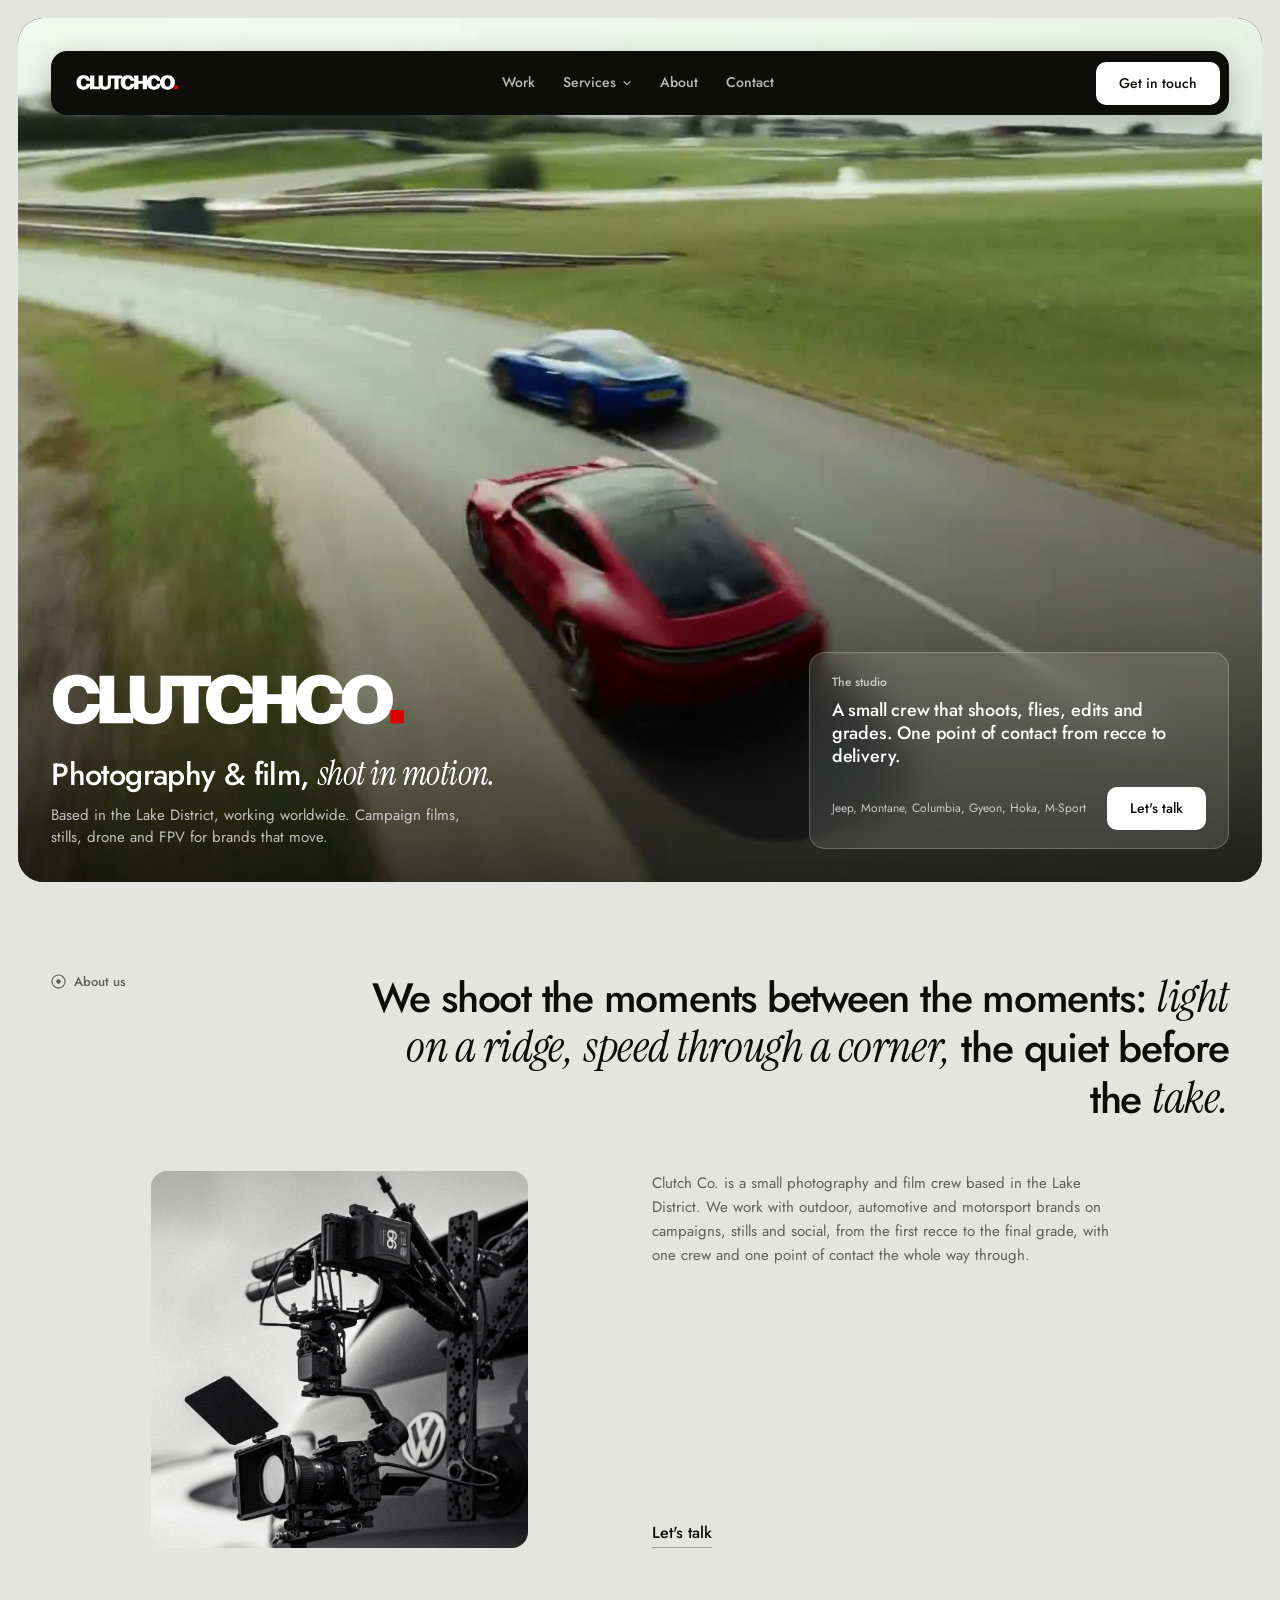
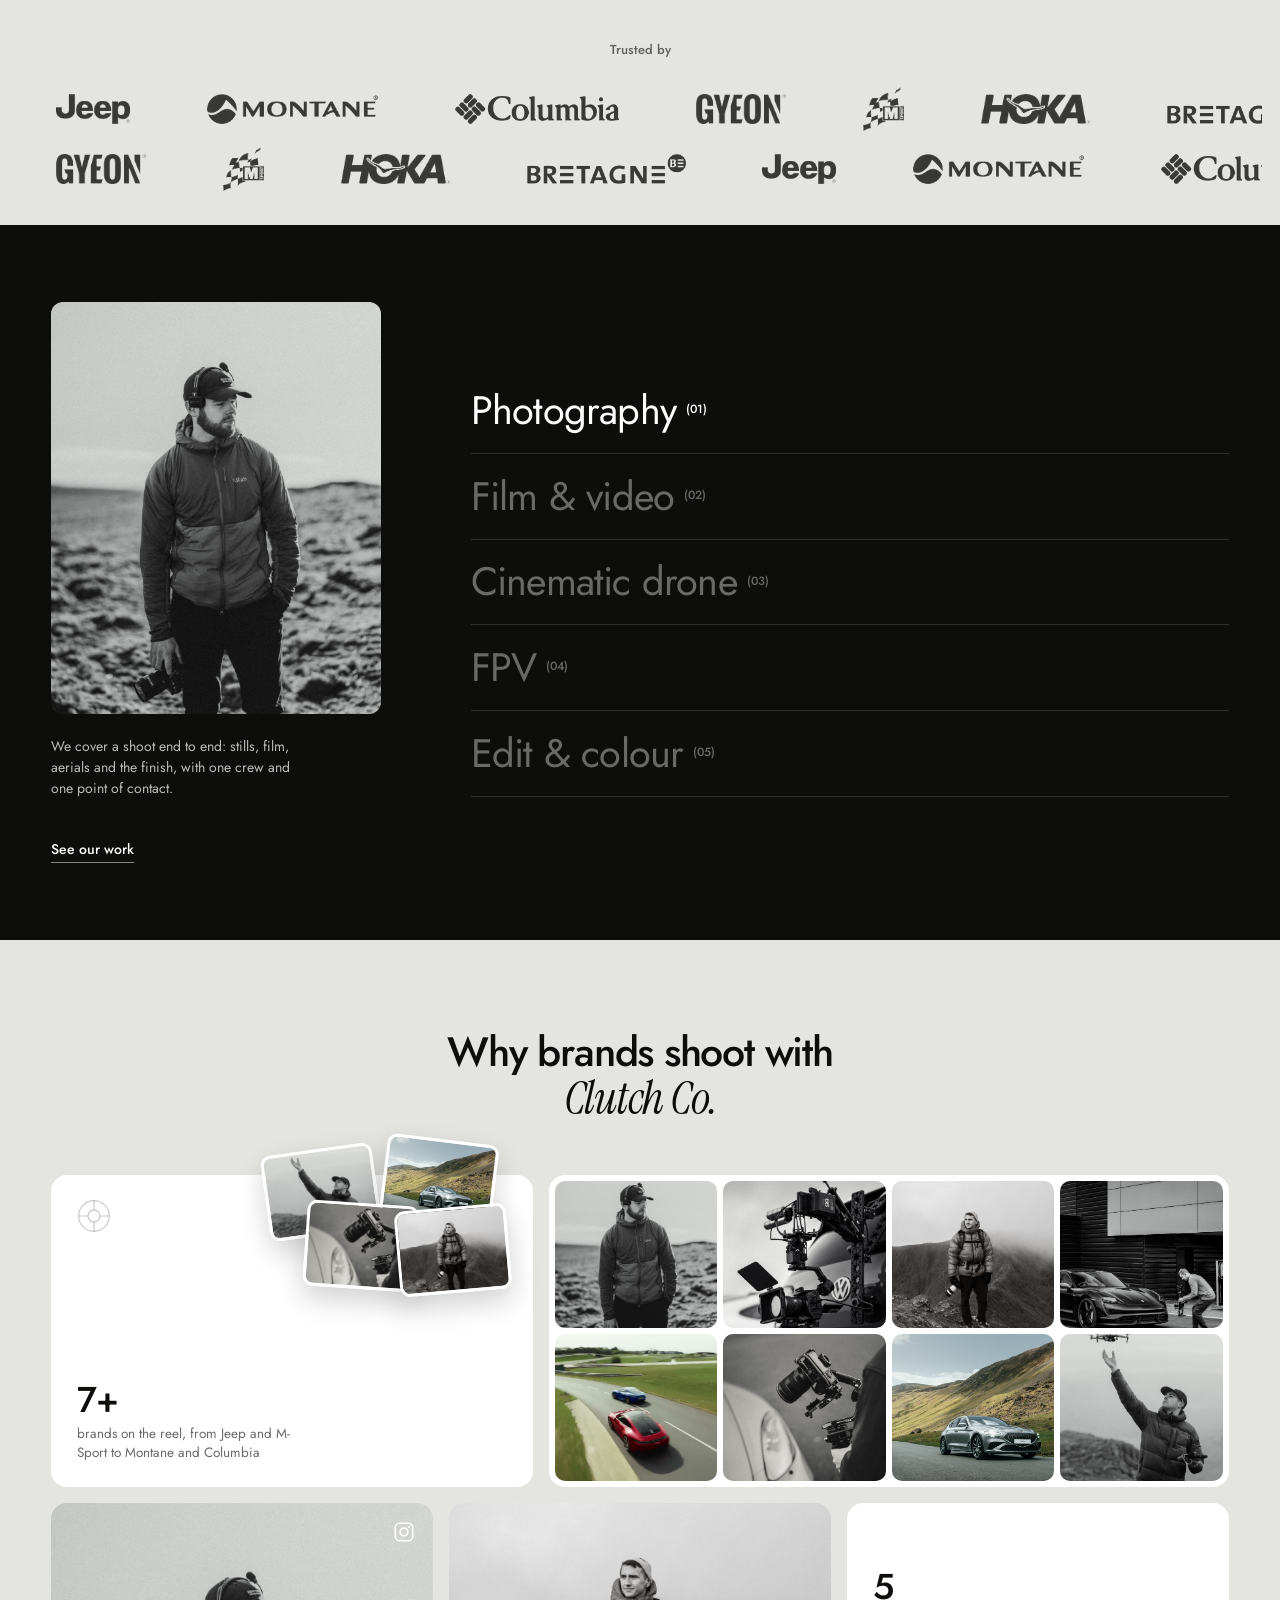
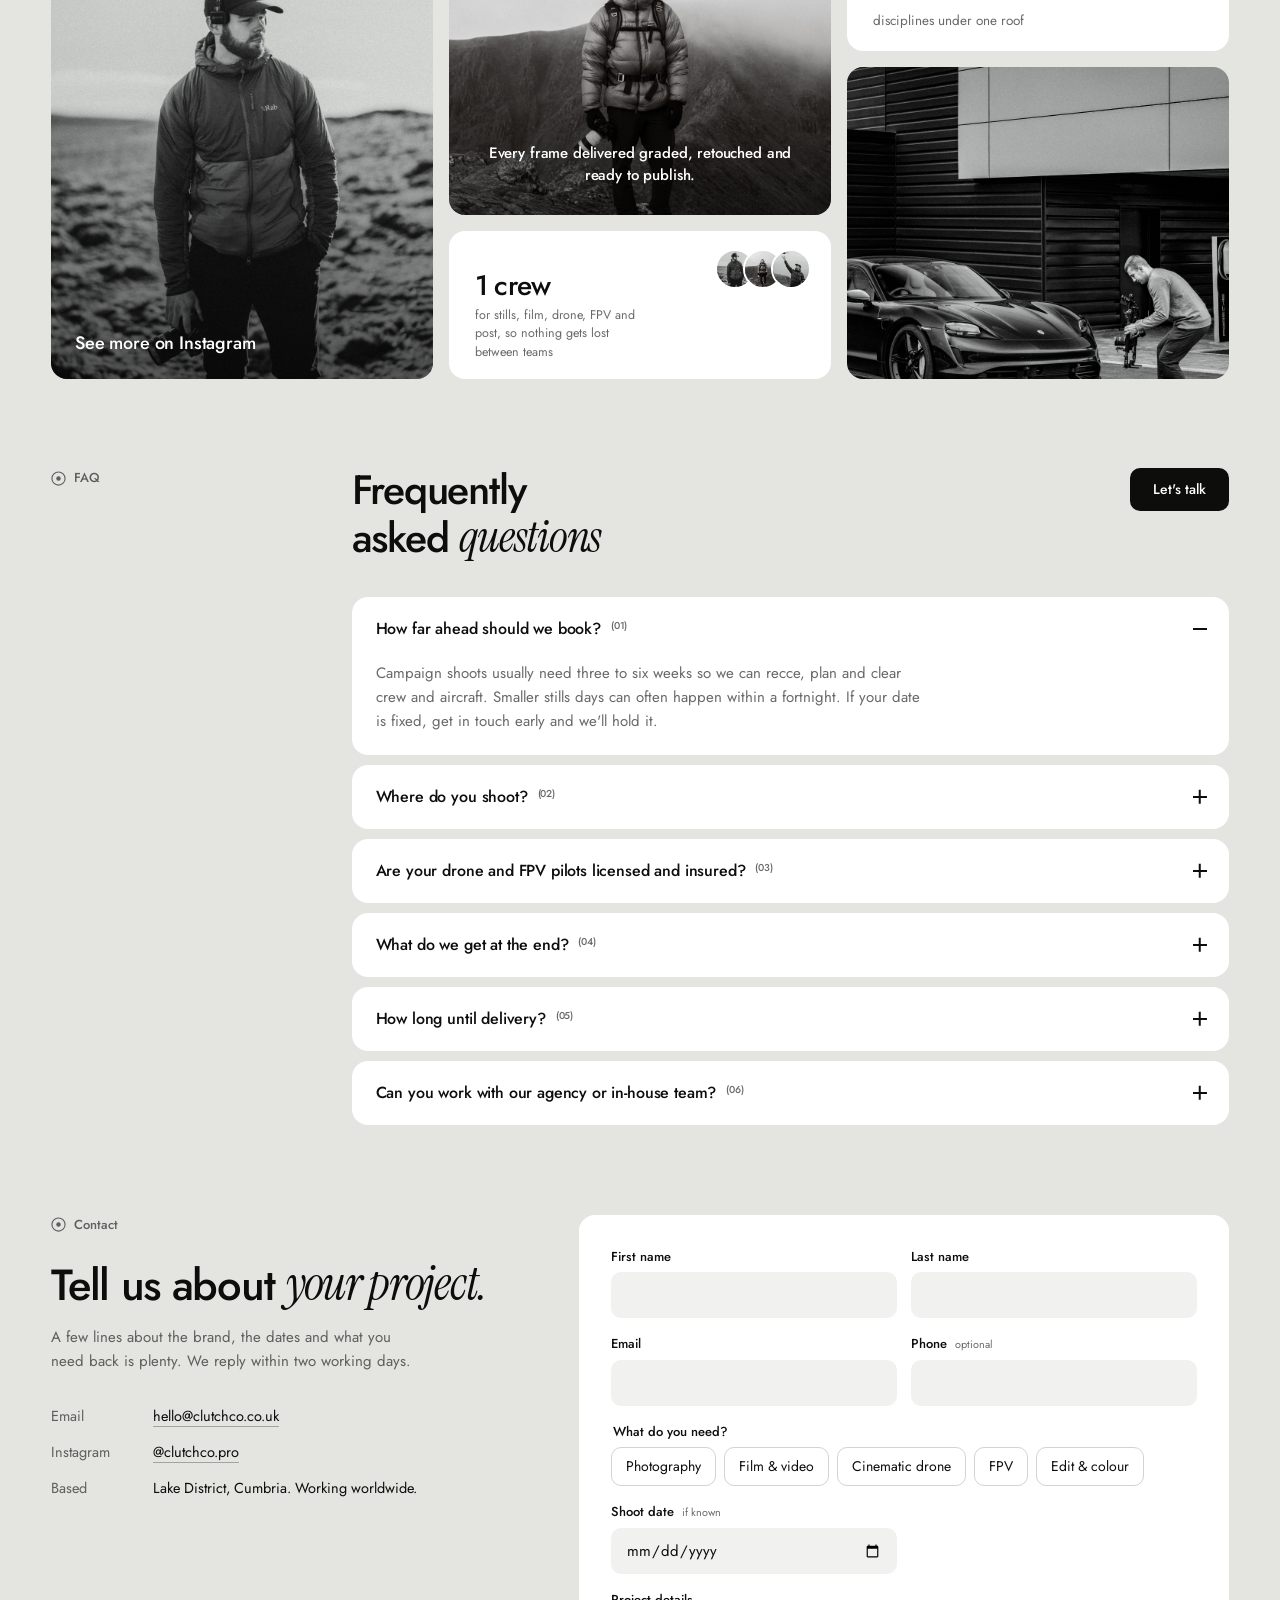
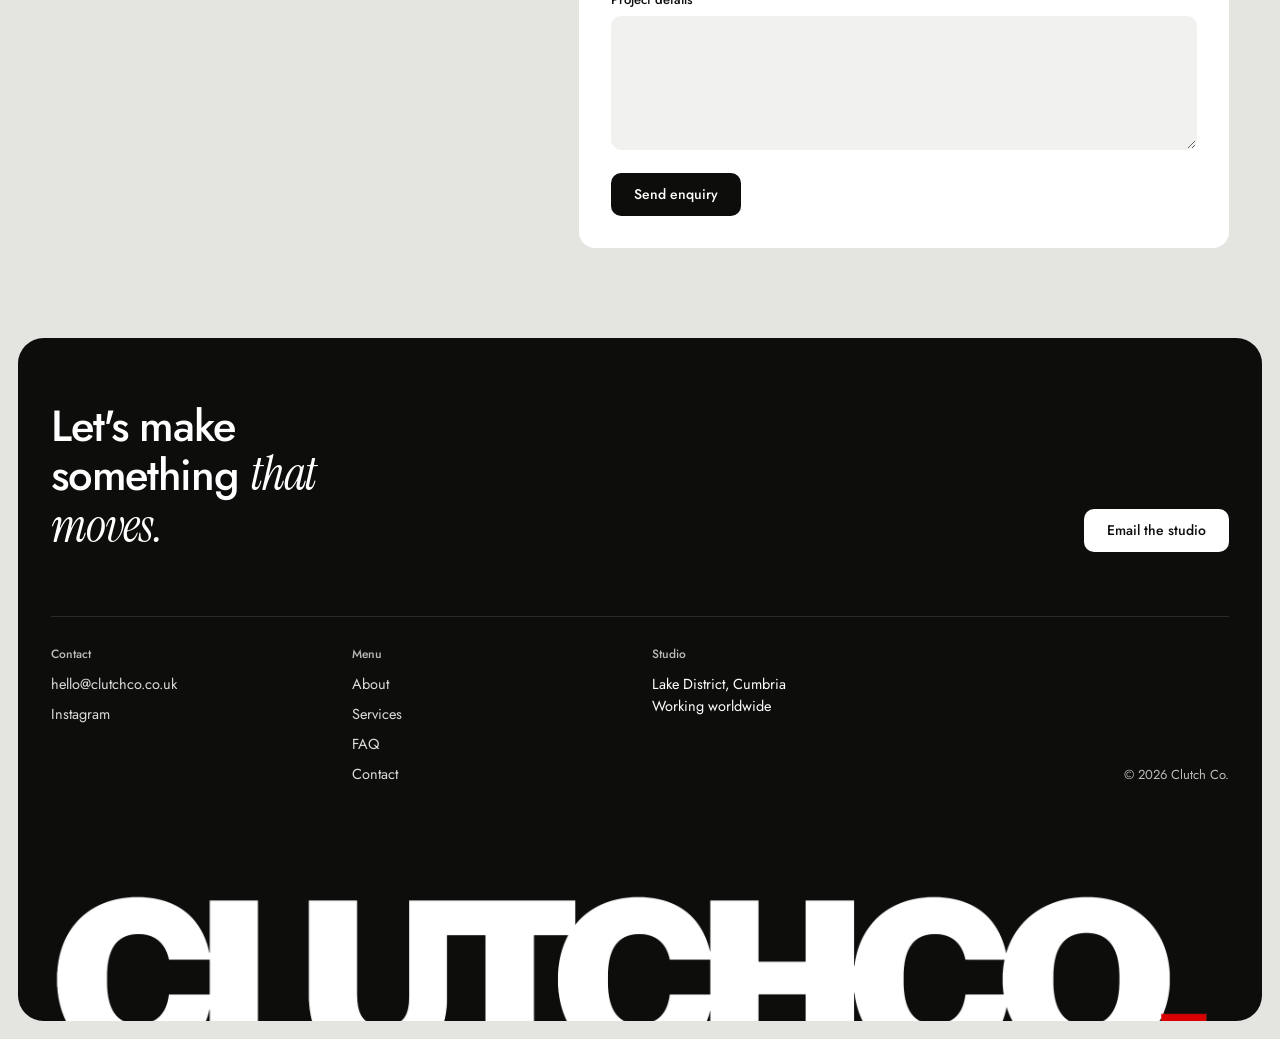
<file: index.html>
<!doctype html>
<html lang="en-GB">
<head>
  <meta charset="utf-8">
  <meta name="viewport" content="width=device-width, initial-scale=1">
  <link rel="icon" href="assets/img/favicon.svg" type="image/svg+xml">
  <link rel="preconnect" href="https://fonts.googleapis.com">
  <link rel="preconnect" href="https://fonts.gstatic.com" crossorigin>
  <link href="https://fonts.googleapis.com/css2?family=Jost:wght@400;500;600;700&family=Instrument+Serif:ital@0;1&display=swap" rel="stylesheet">
  <link rel="stylesheet" href="assets/css/site.css">
  <title>CLUTCH Co. — Photography & film, Lake District</title>
  <meta name="description" content="Clutch Co. is a photography and film studio based in the Lake District, working worldwide. Motion, stills, drone and FPV for brands including Jeep, Montane, Columbia, Gyeon, Hoka and M-Sport.">
  <meta property="og:site_name" content="CLUTCH Co.">
  <meta property="og:title" content="CLUTCH Co.">
  <meta property="og:type" content="website">
  <meta property="og:image" content="assets/img/home-hero-poster.jpg">
</head>
<body data-page="index">
  <a class="skip-link" href="#main">Skip to content</a>

  <div class="bar-wrap">
    <header class="hero-bar" id="site-bar">
        <a class="bar-logo" href="index.html" aria-label="Clutch Co. home">
          <img src="assets/img/logo-white.webp" alt="CLUTCH Co." width="2500" height="484">
        </a>
        <button class="nav-toggle" type="button" aria-expanded="false" aria-controls="site-nav" aria-label="Open menu">
          <span></span><span></span>
        </button>
        <div class="bar-menu" id="site-nav">
          <div class="bar-menu-inner">
          <nav class="bar-nav" aria-label="Main">
            <a href="#work">Work</a>
            <a href="#services" class="has-menu" aria-haspopup="true" aria-expanded="false" aria-controls="mega-services">Services<svg viewBox="0 0 12 12" aria-hidden="true"><path d="M2 4l4 4 4-4" fill="none" stroke="currentColor" stroke-width="1.5"/></svg></a>
            <a href="#about">About</a>
            <a href="#contact">Contact</a>
          </nav>
          <a class="btn btn-light bar-cta" href="mailto:hello@clutchco.co.uk?subject=Clutch%20Co%20Enquiry">Get in touch</a>
          <div class="bar-meta">
            <a href="mailto:hello@clutchco.co.uk">hello@clutchco.co.uk</a>
            <a href="https://www.instagram.com/clutchco.pro/?hl=en-gb" target="_blank" rel="noopener">Instagram</a>
          </div>
          </div>
        </div>
        <div class="mega" id="mega-services">
          <div class="mega-inner">
          <ul class="mega-list">
            <li><a href="#services" data-service-jump="photography"><strong>Photography</strong><span>Campaign stills, product and lifestyle, on location</span><i class="mega-arrow" aria-hidden="true"></i></a></li>
            <li><a href="#services" data-service-jump="film"><strong>Film &amp; video</strong><span>Brand films and social cuts, shot and finished in-house</span><i class="mega-arrow" aria-hidden="true"></i></a></li>
            <li><a href="#services" data-service-jump="drone"><strong>Cinematic drone</strong><span>Licensed aerial crews for landscapes and vehicles</span><i class="mega-arrow" aria-hidden="true"></i></a></li>
            <li><a href="#services" data-service-jump="fpv"><strong>FPV</strong><span>Fast, close, through-the-action flying</span><i class="mega-arrow" aria-hidden="true"></i></a></li>
            <li><a href="#services" data-service-jump="post"><strong>Edit &amp; colour</strong><span>Cut, grade and deliver, from our footage or yours</span><i class="mega-arrow" aria-hidden="true"></i></a></li>
          </ul>
          <a class="mega-card" href="#services">
            <strong class="mega-card-title">All services</strong>
            <span class="mega-card-text">One crew covering stills, film, aerials and post, from recce to delivery.</span>
            <span class="mega-figure" aria-hidden="true">
              <img src="assets/img/contact/contact-gyeon-glass.jpg" alt="" data-for="all" class="is-active" loading="lazy">
              <img src="assets/img/contact/contact-bike-jump.jpg" alt="" data-for="photography" loading="lazy">
              <img src="assets/img/contact/contact-u-colour.jpg" alt="" data-for="film" loading="lazy">
              <img src="assets/img/contact/contact-dsc08700.jpg" alt="" data-for="drone" loading="lazy">
              <img src="assets/img/home-hero-poster.jpg" alt="" data-for="fpv" loading="lazy">
              <img src="assets/img/contact/contact-sutsu-black.jpg" alt="" data-for="post" loading="lazy">
            </span>
          </a>
          </div>
        </div>
    </header>
  </div>

  <main id="main">
    <section class="hero" aria-labelledby="hero-title">
      <video class="hero-media" data-bg autoplay muted loop playsinline preload="metadata"
             poster="assets/img/home-hero-poster.jpg" aria-hidden="true" tabindex="-1">
        <source src="assets/video/home-hero.mp4" type="video/mp4">
      </video>
      <div class="hero-shade" aria-hidden="true"></div>


      <div class="hero-foot">
        <div class="hero-brand">
          <h1 id="hero-title" class="hero-wordmark">
            <img src="assets/img/logo-white.webp" alt="CLUTCH Co." width="2500" height="484">
          </h1>
          <p class="hero-tag">Photography &amp; film, <em>shot in motion.</em></p>
          <p class="hero-copy">Based in the Lake District, working worldwide. Campaign films, stills, drone and FPV for brands that move.</p>
        </div>

        <aside class="hero-card">
          <p class="hero-card-label">The studio</p>
          <p class="hero-card-text">A small crew that shoots, flies, edits and grades. One point of contact from recce to delivery.</p>
          <div class="hero-card-row">
            <span class="hero-card-meta">Jeep, Montane, Columbia, Gyeon, Hoka, M-Sport</span>
            <a class="btn btn-light" href="#contact">Let's talk</a>
          </div>
        </aside>
      </div>
    </section>

    <section class="about" id="about" aria-labelledby="about-title">
      <p class="about-label"><svg viewBox="0 0 16 16" aria-hidden="true"><circle cx="8" cy="8" r="7" fill="none" stroke="currentColor" stroke-width="1.2"/><circle cx="8" cy="8" r="2.4" fill="currentColor"/></svg>About us</p>
      <h2 id="about-title" class="about-title">We shoot the moments between the moments: <em>light on a ridge,</em> <em>speed through a corner,</em> the quiet before the <em>take.</em></h2>
      <div class="about-figure">
        <img src="assets/img/contact/contact-gyeon-glass.jpg" alt="Cinema camera rig mounted to the bonnet of a car" width="2000" height="2500" loading="lazy">
      </div>
      <div class="about-body">
        <p>Clutch Co. is a small photography and film crew based in the Lake District. We work with outdoor, automotive and motorsport brands on campaigns, stills and social, from the first recce to the final grade, with one crew and one point of contact the whole way through.</p>
        <a class="about-link" href="#contact">Let's talk</a>
      </div>
    </section>

    <section class="trusted" aria-labelledby="trusted-title">
      <h2 id="trusted-title" class="trusted-label">Trusted by</h2>
      <div class="reel reel-left">
        <div class="reel-track">
        <div class="reel-item"><img src="assets/img/clients/jeep.png" alt="Jeep" width="216" height="88" loading="eager"></div>
        <div class="reel-item"><img src="assets/img/clients/montane.png" alt="Montane" width="536" height="94" loading="eager"></div>
        <div class="reel-item"><img src="assets/img/clients/columbia.png" alt="Columbia" width="538" height="98" loading="eager"></div>
        <div class="reel-item"><img src="assets/img/clients/gyeon.png" alt="Gyeon" width="246" height="82" loading="eager"></div>
        <div class="reel-item"><img src="assets/img/clients/m-sport.png" alt="M-Sport" width="218" height="234" loading="eager"></div>
        <div class="reel-item"><img src="assets/img/clients/hoka.png" alt="Hoka" width="296" height="81" loading="eager"></div>
        <div class="reel-item"><img src="assets/img/clients/brittany.png" alt="Brittany Ferries" width="538" height="102" loading="eager"></div>
        <div class="reel-item dup" aria-hidden="true"><img src="assets/img/clients/jeep.png" alt="" width="216" height="88" loading="eager"></div>
        <div class="reel-item dup" aria-hidden="true"><img src="assets/img/clients/montane.png" alt="" width="536" height="94" loading="eager"></div>
        <div class="reel-item dup" aria-hidden="true"><img src="assets/img/clients/columbia.png" alt="" width="538" height="98" loading="eager"></div>
        <div class="reel-item dup" aria-hidden="true"><img src="assets/img/clients/gyeon.png" alt="" width="246" height="82" loading="eager"></div>
        <div class="reel-item dup" aria-hidden="true"><img src="assets/img/clients/m-sport.png" alt="" width="218" height="234" loading="eager"></div>
        <div class="reel-item dup" aria-hidden="true"><img src="assets/img/clients/hoka.png" alt="" width="296" height="81" loading="eager"></div>
        <div class="reel-item dup" aria-hidden="true"><img src="assets/img/clients/brittany.png" alt="" width="538" height="102" loading="eager"></div>
        </div>
      </div>
      <div class="reel reel-right">
        <div class="reel-track">
        <div class="reel-item"><img src="assets/img/clients/gyeon.png" alt="Gyeon" width="246" height="82" loading="eager"></div>
        <div class="reel-item"><img src="assets/img/clients/m-sport.png" alt="M-Sport" width="218" height="234" loading="eager"></div>
        <div class="reel-item"><img src="assets/img/clients/hoka.png" alt="Hoka" width="296" height="81" loading="eager"></div>
        <div class="reel-item"><img src="assets/img/clients/brittany.png" alt="Brittany Ferries" width="538" height="102" loading="eager"></div>
        <div class="reel-item"><img src="assets/img/clients/jeep.png" alt="Jeep" width="216" height="88" loading="eager"></div>
        <div class="reel-item"><img src="assets/img/clients/montane.png" alt="Montane" width="536" height="94" loading="eager"></div>
        <div class="reel-item"><img src="assets/img/clients/columbia.png" alt="Columbia" width="538" height="98" loading="eager"></div>
        <div class="reel-item dup" aria-hidden="true"><img src="assets/img/clients/gyeon.png" alt="" width="246" height="82" loading="eager"></div>
        <div class="reel-item dup" aria-hidden="true"><img src="assets/img/clients/m-sport.png" alt="" width="218" height="234" loading="eager"></div>
        <div class="reel-item dup" aria-hidden="true"><img src="assets/img/clients/hoka.png" alt="" width="296" height="81" loading="eager"></div>
        <div class="reel-item dup" aria-hidden="true"><img src="assets/img/clients/brittany.png" alt="" width="538" height="102" loading="eager"></div>
        <div class="reel-item dup" aria-hidden="true"><img src="assets/img/clients/jeep.png" alt="" width="216" height="88" loading="eager"></div>
        <div class="reel-item dup" aria-hidden="true"><img src="assets/img/clients/montane.png" alt="" width="536" height="94" loading="eager"></div>
        <div class="reel-item dup" aria-hidden="true"><img src="assets/img/clients/columbia.png" alt="" width="538" height="98" loading="eager"></div>
        </div>
      </div>
    </section>
    <section class="services" id="services" aria-labelledby="services-title">
      <div class="services-inner">
        <div class="services-aside">
          <div class="services-figure" aria-hidden="true">
            <img src="assets/img/contact/contact-bike-jump.jpg" alt="" data-for="photography" class="is-active" width="2000" height="2500" loading="lazy">
            <img src="assets/img/contact/contact-gyeon-glass.jpg" alt="" data-for="film" width="2000" height="2500" loading="lazy">
            <img src="assets/img/contact/contact-dsc08700.jpg" alt="" data-for="drone" width="2000" height="2500" loading="lazy">
            <img src="assets/img/contact/contact-u-colour.jpg" alt="" data-for="fpv" width="2000" height="2500" loading="lazy">
            <img src="assets/img/contact/contact-sutsu-black.jpg" alt="" data-for="post" width="2000" height="2500" loading="lazy">
          </div>
          <p class="services-blurb">We cover a shoot end to end: stills, film, aerials and the finish, with one crew and one point of contact.</p>
          <a class="text-link" href="#work">See our work</a>
        </div>

        <h2 id="services-title" class="sr-only">Services</h2>
        <ol class="services-list">
          <li class="is-active"><a href="#contact" data-service="photography"><span>Photography</span><small>(01)</small></a></li>
          <li><a href="#contact" data-service="film"><span>Film &amp; video</span><small>(02)</small></a></li>
          <li><a href="#contact" data-service="drone"><span>Cinematic drone</span><small>(03)</small></a></li>
          <li><a href="#contact" data-service="fpv"><span>FPV</span><small>(04)</small></a></li>
          <li><a href="#contact" data-service="post"><span>Edit &amp; colour</span><small>(05)</small></a></li>
        </ol>
      </div>
    </section>

    <section class="studio" id="studio" aria-labelledby="studio-title">
      <h2 id="studio-title" class="studio-title">Why brands shoot with<br><em>Clutch Co.</em></h2>

      <div class="bento">
        <div class="b-tile b-stat b-stat-brands">
          <svg class="b-mark" viewBox="0 0 40 40" aria-hidden="true"><circle cx="20" cy="20" r="18" fill="none" stroke="currentColor" stroke-width="1.4"/><circle cx="20" cy="20" r="7" fill="none" stroke="currentColor" stroke-width="1.4"/><path d="M20 2v11M20 27v11M2 20h11M27 20h11" stroke="currentColor" stroke-width="1.4"/></svg>
          <div class="b-collage" aria-hidden="true">
            <img src="assets/img/contact/contact-dsc08700.jpg" alt="" loading="lazy">
            <img src="assets/img/hero-dsc09497.jpg" alt="" loading="lazy">
            <img src="assets/img/contact/contact-u-colour.jpg" alt="" loading="lazy">
            <img src="assets/img/contact/contact-sutsu-black.jpg" alt="" loading="lazy">
          </div>
          <p class="b-num">7+</p>
          <p class="b-label">brands on the reel, from Jeep and M-Sport to Montane and Columbia</p>
        </div>

        <div class="b-tile b-mosaic" aria-label="Recent frames">
          <img src="assets/img/contact/contact-bike-jump.jpg" alt="Photographer on a rocky shoreline" loading="lazy">
          <img src="assets/img/contact/contact-gyeon-glass.jpg" alt="Camera rig on a car bonnet" loading="lazy">
          <img src="assets/img/contact/contact-sutsu-black.jpg" alt="Photographer on a mountain ridge" loading="lazy">
          <img src="assets/img/contact/contact-dsc8537.jpg" alt="Sports car outside a modern building" loading="lazy">
          <img src="assets/img/home-hero-poster.jpg" alt="Two cars on a test track" loading="lazy">
          <img src="assets/img/contact/contact-u-colour.jpg" alt="Hand-held camera low to a car" loading="lazy">
          <img src="assets/img/hero-dsc09497.jpg" alt="Car on a track seen from above" loading="lazy">
          <img src="assets/img/contact/contact-dsc08700.jpg" alt="Drone pilot catching a drone" loading="lazy">
        </div>

        <a class="b-tile b-insta" href="https://www.instagram.com/clutchco.pro/?hl=en-gb" target="_blank" rel="noopener">
          <img src="assets/img/contact/contact-bike-jump.jpg" alt="" loading="lazy">
          <svg class="b-ig" viewBox="0 0 24 24" fill="none" stroke="currentColor" stroke-width="1.8" aria-hidden="true"><rect x="2.5" y="2.5" width="19" height="19" rx="5"/><circle cx="12" cy="12" r="4.2"/><circle cx="17.4" cy="6.6" r="1" fill="currentColor" stroke="none"/></svg>
          <span class="b-caption">See more on Instagram</span>
        </a>

        <div class="b-tile b-photo b-photo-caption">
          <img src="assets/img/contact/contact-sutsu-black.jpg" alt="" loading="lazy">
          <p class="b-caption b-caption-centre">Every frame delivered graded, retouched and ready to publish.</p>
        </div>

        <div class="b-tile b-stat b-stat-crew">
          <p class="b-num">1 crew</p>
          <p class="b-label">for stills, film, drone, FPV and post, so nothing gets lost between teams</p>
          <div class="b-avatars" aria-hidden="true">
            <img src="assets/img/contact/contact-bike-jump.jpg" alt="" loading="lazy">
            <img src="assets/img/contact/contact-sutsu-black.jpg" alt="" loading="lazy">
            <img src="assets/img/contact/contact-dsc08700.jpg" alt="" loading="lazy">
          </div>
        </div>

        <div class="b-tile b-stat b-stat-disciplines">
          <p class="b-num">5</p>
          <p class="b-label">disciplines under one roof</p>
        </div>

        <div class="b-tile b-photo b-photo-car">
          <img src="assets/img/contact/contact-dsc8537.jpg" alt="Photographer crouched beside a sports car" loading="lazy">
        </div>
      </div>
    </section>

    <section class="faq" id="faq" aria-labelledby="faq-title">
      <p class="about-label"><svg viewBox="0 0 16 16" aria-hidden="true"><circle cx="8" cy="8" r="7" fill="none" stroke="currentColor" stroke-width="1.2"/><circle cx="8" cy="8" r="2.4" fill="currentColor"/></svg>FAQ</p>
      <h2 id="faq-title" class="faq-title">Frequently<br>asked <em>questions</em></h2>
      <a class="btn faq-cta" href="#contact">Let's talk</a>
      <div class="faq-list">
        <details class="faq-item" open>
          <summary><span>How far ahead should we book?</span><small>(01)</small><i aria-hidden="true"></i></summary>
          <div class="faq-body"><p>Campaign shoots usually need three to six weeks so we can recce, plan and clear crew and aircraft. Smaller stills days can often happen within a fortnight. If your date is fixed, get in touch early and we'll hold it.</p></div>
        </details>
        <details class="faq-item">
          <summary><span>Where do you shoot?</span><small>(02)</small><i aria-hidden="true"></i></summary>
          <div class="faq-body"><p>We're based in the Lake District and work across the UK and abroad. Travel and accommodation are quoted up front, so there are no surprises on the invoice.</p></div>
        </details>
        <details class="faq-item">
          <summary><span>Are your drone and FPV pilots licensed and insured?</span><small>(03)</small><i aria-hidden="true"></i></summary>
          <div class="faq-body"><p>Yes. Our pilots fly with current CAA authorisation and we carry public liability cover. For FPV and complex locations we plan the flight and any permissions before the day. Ask and we'll send current certificates.</p></div>
        </details>
        <details class="faq-item">
          <summary><span>What do we get at the end?</span><small>(04)</small><i aria-hidden="true"></i></summary>
          <div class="faq-body"><p>Graded stills and finished film cuts in the formats you need: campaign, web and social crops. Edit and colour are done in-house, so one team sees the job through.</p></div>
        </details>
        <details class="faq-item">
          <summary><span>How long until delivery?</span><small>(05)</small><i aria-hidden="true"></i></summary>
          <div class="faq-body"><p>Stills are typically with you within two weeks of the shoot. Films depend on the edit, usually three to four weeks. Tight deadlines are possible if we know early.</p></div>
        </details>
        <details class="faq-item">
          <summary><span>Can you work with our agency or in-house team?</span><small>(06)</small><i aria-hidden="true"></i></summary>
          <div class="faq-body"><p>Happily. We slot in alongside creative teams, directors and existing briefs, or run the whole production ourselves. Either way you get one point of contact.</p></div>
        </details>
      </div>
    </section>

    <section class="contact" id="contact" aria-labelledby="contact-title">
      <div class="contact-intro">
        <p class="about-label"><svg viewBox="0 0 16 16" aria-hidden="true"><circle cx="8" cy="8" r="7" fill="none" stroke="currentColor" stroke-width="1.2"/><circle cx="8" cy="8" r="2.4" fill="currentColor"/></svg>Contact</p>
        <h2 id="contact-title" class="contact-title">Tell us about <em>your project.</em></h2>
        <p class="contact-copy">A few lines about the brand, the dates and what you need back is plenty. We reply within two working days.</p>
        <dl class="contact-details">
          <div><dt>Email</dt><dd><a href="mailto:hello@clutchco.co.uk">hello@clutchco.co.uk</a></dd></div>
          <div><dt>Instagram</dt><dd><a href="https://www.instagram.com/clutchco.pro/?hl=en-gb" target="_blank" rel="noopener">@clutchco.pro</a></dd></div>
          <div><dt>Based</dt><dd>Lake District, Cumbria. Working worldwide.</dd></div>
        </dl>
      </div>

      <!-- Set action to your form endpoint (e.g. https://formspree.io/f/xxxx). See README. -->
      <form class="contact-form" data-form action="REPLACE_WITH_FORM_ENDPOINT" method="post" novalidate>
        <input type="hidden" name="_subject" value="Clutch Co enquiry">
        <div class="form-row">
          <label class="field form-group">
            <span class="field-label">First name</span>
            <input type="text" name="first_name" autocomplete="given-name" required>
            <span class="form-error">Please add your first name.</span>
          </label>
          <label class="field form-group">
            <span class="field-label">Last name</span>
            <input type="text" name="last_name" autocomplete="family-name" required>
            <span class="form-error">Please add your last name.</span>
          </label>
        </div>
        <div class="form-row">
          <label class="field form-group">
            <span class="field-label">Email</span>
            <input type="email" name="email" autocomplete="email" inputmode="email" required>
            <span class="form-error">Please enter a valid email address.</span>
          </label>
          <label class="field form-group">
            <span class="field-label">Phone <small>optional</small></span>
            <input type="tel" name="phone" autocomplete="tel" inputmode="tel">
          </label>
        </div>
        <fieldset class="form-group">
          <legend class="field-label">What do you need?</legend>
          <div class="chips">
            <label class="chip"><input type="checkbox" name="services" value="Photography" required><span>Photography</span></label>
            <label class="chip"><input type="checkbox" name="services" value="Film &amp; video"><span>Film &amp; video</span></label>
            <label class="chip"><input type="checkbox" name="services" value="Cinematic drone"><span>Cinematic drone</span></label>
            <label class="chip"><input type="checkbox" name="services" value="FPV"><span>FPV</span></label>
            <label class="chip"><input type="checkbox" name="services" value="Edit &amp; colour"><span>Edit &amp; colour</span></label>
          </div>
          <span class="form-error">Pick at least one.</span>
        </fieldset>
        <div class="form-row">
          <label class="field form-group">
            <span class="field-label">Shoot date <small>if known</small></span>
            <input type="date" name="start_date">
          </label>
        </div>
        <label class="field form-group">
          <span class="field-label">Project details</span>
          <textarea name="details" rows="5" required></textarea>
          <span class="form-error">Tell us a little about the project.</span>
        </label>
        <label class="hp" aria-hidden="true">Leave this empty <input type="text" name="_gotcha" tabindex="-1" autocomplete="off"></label>
        <div class="form-actions">
          <button class="btn" type="submit">Send enquiry</button>
          <p class="form-status" role="status" aria-live="polite"></p>
        </div>
      </form>
    </section>

  </main>

  <footer class="footer" id="footer">
    <div class="footer-top">
      <h2 class="footer-title">Let's make something <em>that moves.</em></h2>
      <a class="btn btn-light" href="mailto:hello@clutchco.co.uk?subject=Clutch%20Co%20Enquiry">Email the studio</a>
    </div>
    <div class="footer-grid">
      <div>
        <h3>Contact</h3>
        <a href="mailto:hello@clutchco.co.uk">hello@clutchco.co.uk</a>
        <a href="https://www.instagram.com/clutchco.pro/?hl=en-gb" target="_blank" rel="noopener">Instagram</a>
      </div>
      <div>
        <h3>Menu</h3>
        <a href="#about">About</a>
        <a href="#services">Services</a>
        <a href="#faq">FAQ</a>
        <a href="#contact">Contact</a>
      </div>
      <div>
        <h3>Studio</h3>
        <p>Lake District, Cumbria<br>Working worldwide</p>
      </div>
      <div class="footer-legal">
        <p>&copy; 2026 Clutch Co.</p>
      </div>
    </div>
    <div class="footer-mark" aria-hidden="true">
      <img src="assets/img/logo-white.webp" alt="" width="2500" height="484">
    </div>
  </footer>
  <script src="assets/js/site.js" defer></script>
</body>
</html>
</file>
<file: assets/css/site.css>
/* CLUTCH Co. — site styles
   Inset, rounded hero with the header bar spanning the same width.
   Jost (geometric sans, stands in for the live site's Futura PT) with
   Instrument Serif italic for the occasional emphasised phrase. */

:root {
  --page: #e4e4e1;          /* page surface around the hero panel */
  --black: #0d0d0c;
  --ink: #0d0d0c;
  --ink-soft: rgba(13, 13, 12, 0.62);
  --white: #fff;
  --white-soft: rgba(255, 255, 255, 0.72);
  --red: #c83939;

  --sans: "Jost", "Futura", "Helvetica Neue", Arial, sans-serif;
  --serif: "Instrument Serif", Georgia, "Times New Roman", serif;

  --frame: clamp(10px, 1.4vw, 20px);   /* gap between the viewport edge and the hero panel */
  --radius: clamp(16px, 2vw, 28px);     /* hero panel */
  --radius-box: 16px;                   /* header bar and the studio card */
  --radius-btn: 10px;                   /* buttons: squarer, to match the boxes */
  --pad: clamp(18px, 2.6vw, 40px);     /* padding inside the hero panel */
  --max: 1480px;

  --ease: cubic-bezier(0.22, 1, 0.36, 1);
}

*, *::before, *::after { box-sizing: border-box; }

html { -webkit-text-size-adjust: 100%; scroll-behavior: smooth; }

body {
  margin: 0;
  background: var(--page);
  color: var(--ink);
  font-family: var(--sans);
  font-size: 16px;
  line-height: 1.5;
  -webkit-font-smoothing: antialiased;
  -moz-osx-font-smoothing: grayscale;
}

img, video { display: block; max-width: 100%; height: auto; }
a { color: inherit; text-decoration: none; }
:focus-visible { outline: 2px solid currentColor; outline-offset: 3px; }

.sr-only {
  position: absolute; width: 1px; height: 1px; padding: 0; margin: -1px;
  overflow: hidden; clip: rect(0, 0, 0, 0); white-space: nowrap; border: 0;
}

.skip-link {
  position: absolute; top: 8px; left: 8px; z-index: 100;
  background: var(--ink); color: var(--white);
  padding: 10px 16px; font-weight: 600; font-size: 13px; border-radius: var(--radius-btn);
  transform: translateY(-200%);
}
.skip-link:focus { transform: none; }

/* ---------- Buttons ---------- */

.btn {
  display: inline-flex; align-items: center; justify-content: center;
  min-height: 42px; padding: 10px 22px;
  background: var(--ink); color: var(--white);
  font: inherit; font-size: 14px; font-weight: 500;
  border: 1px solid transparent; border-radius: var(--radius-btn); cursor: pointer;
  white-space: nowrap;
  transition: background 200ms var(--ease), color 200ms var(--ease), transform 200ms var(--ease);
}
.btn:hover { background: #2a2a28; }
.btn:active { transform: translateY(1px); }
.btn-light { background: var(--white); color: var(--ink); }
.btn-light:hover { background: #ececea; }

/* ---------- Hero: inset rounded panel ---------- */

.hero {
  position: relative;
  width: min(100% - 2 * var(--frame), var(--max));
  margin: var(--frame) auto 0;
  min-height: calc(100svh - 2 * var(--frame));
  border-radius: var(--radius);
  overflow: hidden;
  background: var(--black);
  color: var(--white);
  display: flex; flex-direction: column; justify-content: flex-end;
  isolation: isolate;
}

.hero-media {
  position: absolute; inset: 0; z-index: 0;
  width: 100%; height: 100%; object-fit: cover; object-position: 54% 60%;
}

/* legibility: a soft darkening at the top for the bar and at the bottom for the text */
.hero-shade {
  position: absolute; inset: 0; z-index: 1; pointer-events: none;
  background: linear-gradient(to top, rgba(0, 0, 0, 0.72), rgba(0, 0, 0, 0.1) 48%, rgba(0, 0, 0, 0) 70%);
}

/* The header is a solid, rounded bar that sits over the hero and follows the page.
   It is fixed to the viewport in a full-width wrapper whose inner width matches the
   hero panel, so the bar's edges line up with the wordmark and card beneath it.
   At the top of the page it is solid; once you scroll it turns to frosted glass. */
.bar-wrap {
  position: fixed; top: calc(var(--frame) + var(--pad)); left: 0; right: 0; z-index: 50;
  pointer-events: none;
}
.hero-bar {
  position: relative;
  pointer-events: auto;
  width: calc(min(100% - 2 * var(--frame), var(--max)) - 2 * var(--pad));
  margin: 0 auto;
  display: flex; flex-wrap: wrap; align-items: center; gap: 0 24px;
  min-height: 60px;
  padding: 8px 8px 8px 24px;
  color: var(--white);
  background: var(--black);
  border: 1px solid transparent;
  border-radius: var(--radius-box);
  box-shadow: 0 10px 30px rgba(0, 0, 0, 0.25);
  transition: background 320ms var(--ease), border-color 320ms var(--ease), box-shadow 320ms var(--ease);
}
.hero-bar.mega-open { background: rgba(13, 13, 12, 0.94); }
.hero-bar.is-scrolled {
  background: rgba(13, 13, 12, 0.58);
  border-color: rgba(255, 255, 255, 0.16);
  box-shadow: 0 12px 40px rgba(0, 0, 0, 0.22);
  -webkit-backdrop-filter: blur(18px) saturate(1.5); backdrop-filter: blur(18px) saturate(1.5);
}
.hero-bar.is-scrolled.mega-open { background: rgba(13, 13, 12, 0.86); }
.bar-logo { display: inline-flex; flex: 0 0 auto; }
.bar-logo img { height: 20px; width: auto; }

/* On wide screens the menu wrapper dissolves so nav, button and meta sit in the bar's flex row */
.bar-menu, .bar-menu-inner { display: contents; }
.bar-meta { display: none; }

.bar-nav { display: flex; align-items: center; gap: 28px; margin: 0 auto; }
.bar-nav a {
  font-size: 14px; font-weight: 500; color: var(--white-soft);
  padding: 12px 0; border-bottom: 1px solid transparent;
  transition: color 200ms var(--ease), border-color 200ms var(--ease);
}
.bar-nav a:hover { color: var(--white); border-bottom-color: rgba(255, 255, 255, 0.5); }

.bar-nav a.has-menu { display: inline-flex; align-items: center; gap: 6px; }
.bar-nav a.has-menu svg { width: 10px; height: 10px; transition: transform 240ms var(--ease); }
.hero-bar.mega-open .bar-nav a.has-menu { color: var(--white); }
.hero-bar.mega-open .bar-nav a.has-menu svg { transform: rotate(180deg); }

/* Services dropdown: the bar itself extends downwards to reveal the panel */
.mega {
  flex: 1 0 100%;
  display: grid; grid-template-rows: 0fr;
  transition: grid-template-rows 380ms var(--ease);
}
.mega-inner {
  min-height: 0; overflow: hidden;
  display: grid; grid-template-columns: minmax(0, 620px) 300px; gap: 0 28px;
  justify-content: space-between; align-items: start;
  opacity: 0; transform: translateY(-6px);
  transition: opacity 220ms var(--ease), transform 300ms var(--ease);
}
/* a hairline splits the nav row from the panel; both columns start 18px below it */
.mega-inner::before { content: ""; grid-column: 1 / -1; height: 1px; margin: 6px 0 0; background: rgba(255, 255, 255, 0.1); }
.mega-inner > .mega-list { margin: 18px 0 14px -14px; }
.mega-inner > .mega-card { margin: 18px 10px 14px 0; }
.hero-bar.mega-open .mega { grid-template-rows: 1fr; }
.hero-bar.mega-open .mega-inner { opacity: 1; transform: none; transition-delay: 80ms; }

.mega-list { list-style: none; margin: 0; padding: 0; display: grid; gap: 2px; align-content: start; }
.mega-list a {
  position: relative; display: block; padding: 12px 40px 12px 14px; border-radius: 10px;
  transition: background 180ms var(--ease);
}
.mega-list a:hover, .mega-list a:focus-visible, .mega-list li.is-active a { background: rgba(255, 255, 255, 0.09); }
.mega-list strong { display: block; font-size: 17px; font-weight: 500; letter-spacing: -0.01em; color: var(--white-soft); transition: color 180ms var(--ease); }
.mega-list a:hover strong, .mega-list a:focus-visible strong, .mega-list li.is-active strong { color: var(--white); }
.mega-list span { display: block; font-size: 13.5px; color: rgba(255, 255, 255, 0.5); margin-top: 2px; }
.mega-arrow {
  position: absolute; right: 16px; top: 50%; width: 10px; height: 10px;
  border-top: 1.5px solid var(--white); border-right: 1.5px solid var(--white);
  transform: translate(-6px, -50%) rotate(45deg); opacity: 0;
  transition: transform 220ms var(--ease), opacity 180ms var(--ease);
}
.mega-list a:hover .mega-arrow, .mega-list a:focus-visible .mega-arrow { transform: translate(0, -50%) rotate(45deg); opacity: 1; }

.mega-card {
  display: flex; flex-direction: column; gap: 6px;
  padding: 20px 20px 18px; border-radius: 12px;
  background: rgba(255, 255, 255, 0.07); border: 1px solid rgba(255, 255, 255, 0.1);
  transition: background 180ms var(--ease);
}
.mega-card:hover { background: rgba(255, 255, 255, 0.11); }
.mega-card-title { font-size: 19px; font-weight: 500; letter-spacing: -0.01em; }
.mega-card-text { font-size: 13.5px; color: var(--white-soft); margin-bottom: 14px; min-height: 2.6em; }
.mega-figure { position: relative; display: block; margin-top: auto; width: 100%; aspect-ratio: 4 / 3; border-radius: 8px; overflow: hidden; background: #1a1a19; }
.mega-figure img { position: absolute; inset: 0; width: 100%; height: 100%; object-fit: cover; opacity: 0; transition: opacity 320ms var(--ease); }
.mega-figure img.is-active { opacity: 1; }

@media (max-width: 760px) {
  .mega { display: none; }
  .bar-nav a.has-menu svg { display: none; }
}

.bar-cta { flex: 0 0 auto; }

.nav-toggle {
  display: none;
  appearance: none; background: none; border: 0; padding: 10px 14px 10px 10px;
  margin-left: auto; cursor: pointer; color: var(--white);
}
.nav-toggle span {
  display: block; width: 26px; height: 1.5px; background: currentColor;
  margin: 6px 0; transition: transform 300ms var(--ease);
}

/* Lower corners: wordmark + tagline on the left, info card on the right */
.hero-foot {
  position: relative; z-index: 2;
  display: grid; grid-template-columns: minmax(0, 1.4fr) minmax(280px, 420px);
  align-items: end; gap: 32px;
  padding: calc(var(--pad) + 60px + 80px) var(--pad) var(--pad);
}

.hero-wordmark { margin: 0 0 18px; width: min(100%, 360px); }
.hero-wordmark img { width: 100%; height: auto; }

.hero-tag {
  margin: 0 0 10px;
  font-size: clamp(22px, 2.4vw, 32px); font-weight: 500; line-height: 1.15; letter-spacing: -0.02em;
}
.hero-tag em { font-family: var(--serif); font-style: italic; font-weight: 400; font-size: 1.12em; }

.hero-copy { margin: 0; max-width: 46ch; font-size: 15px; color: var(--white-soft); }

.hero-card {
  background: rgba(255, 255, 255, 0.12);
  -webkit-backdrop-filter: blur(18px); backdrop-filter: blur(18px);
  border: 1px solid rgba(255, 255, 255, 0.22);
  border-radius: var(--radius-box);
  padding: 20px 22px 18px;
}
.hero-card-label { margin: 0 0 8px; font-size: 12px; font-weight: 500; color: var(--white-soft); }
.hero-card-text { margin: 0 0 18px; font-size: 18px; font-weight: 500; line-height: 1.3; letter-spacing: -0.01em; }
.hero-card-row { display: flex; align-items: center; justify-content: space-between; gap: 16px; }
.hero-card-meta { font-size: 12px; color: var(--white-soft); line-height: 1.35; }

@media (max-width: 900px) {
  .hero-foot { grid-template-columns: 1fr; gap: 20px; padding-top: calc(var(--pad) + 60px + 60px); }
  .hero-card { max-width: 440px; }
}

@media (max-width: 760px) {
  .nav-toggle { display: block; }

  /* The bar itself opens into the menu: it wraps, grows and squares its corners */
  .hero-bar {
    height: auto; min-height: 56px;
    flex-wrap: wrap; align-items: center; gap: 0;
    padding: 6px 6px 6px 20px;
    transition: border-radius 320ms var(--ease), padding 320ms var(--ease);
  }
  .bar-logo { height: 44px; align-items: center; }

  .bar-menu {
    flex: 1 0 100%;
    display: grid; grid-template-rows: 0fr;
    transition: grid-template-rows 360ms var(--ease);
  }
  .bar-menu-inner { display: block; min-height: 0; overflow: hidden; }

  .bar-nav { flex-direction: column; align-items: stretch; gap: 0; margin: 0; padding: 4px 14px 0 0; }
  .bar-nav a {
    font-size: 19px; font-weight: 500; letter-spacing: -0.01em; line-height: 1.2;
    color: var(--white); padding: 12px 0;
    border-bottom: 1px solid rgba(255, 255, 255, 0.12);
    transform: translateY(8px); opacity: 0;
    transition: transform 360ms var(--ease), opacity 280ms var(--ease);
  }
  .bar-nav a:hover { border-bottom-color: rgba(255, 255, 255, 0.12); }
  .bar-cta {
    display: flex; width: calc(100% - 14px); margin: 14px 14px 0 0; min-height: 46px; font-size: 15px;
    transform: translateY(8px); opacity: 0;
    transition: transform 360ms var(--ease) 60ms, opacity 280ms var(--ease) 60ms, background 200ms;
  }
  .bar-meta {
    display: flex; justify-content: space-between; gap: 16px; flex-wrap: wrap;
    margin: 14px 14px 8px 0; font-size: 12px; color: var(--white-soft);
    transform: translateY(8px); opacity: 0;
    transition: transform 360ms var(--ease) 100ms, opacity 280ms var(--ease) 100ms;
  }

  body.nav-open .hero-bar { padding-bottom: 10px; background: rgba(13, 13, 12, 0.94); }
  body.nav-open .bar-menu { grid-template-rows: 1fr; }
  body.nav-open .bar-nav a, body.nav-open .bar-cta, body.nav-open .bar-meta { transform: none; opacity: 1; }
  body.nav-open .nav-toggle span:first-child { transform: translateY(7.5px) rotate(45deg); }
  body.nav-open .nav-toggle span:last-child { transform: translateY(-7.5px) rotate(-45deg); }
  .hero-wordmark { width: min(100%, 260px); }
  .hero-card-row { flex-direction: column; align-items: flex-start; }
  .hero-card-row .btn { width: 100%; }
}

/* ---------- About: label, big statement, photo and paragraph ---------- */

.about {
  width: calc(min(100% - 2 * var(--frame), var(--max)) - 2 * var(--pad));
  margin: clamp(56px, 7vw, 96px) auto clamp(40px, 5vw, 64px);
  display: grid; grid-template-columns: repeat(12, minmax(0, 1fr));
  gap: 28px 24px; align-items: start;
}
.about-label {
  grid-column: 1 / 4; margin: 0; display: inline-flex; align-items: center; gap: 8px;
  font-size: 13px; font-weight: 500; color: var(--ink-soft);
}
.about-label svg { width: 15px; height: 15px; }
.about-title {
  grid-column: 4 / 13; margin: 0; text-align: right;
  font-size: clamp(26px, 3.2vw, 46px); font-weight: 500; letter-spacing: -0.03em; line-height: 1.12;
}
.about-title em { font-family: var(--serif); font-style: italic; font-weight: 400; font-size: 1.1em; letter-spacing: -0.01em; }
.about-figure { grid-column: 2 / 6; margin: 20px 0 0; border-radius: var(--radius-box); overflow: hidden; aspect-ratio: 1 / 1; }
.about-figure img { width: 100%; height: 100%; object-fit: cover; }
.about-body {
  grid-column: 7 / 12; margin-top: 20px; align-self: stretch;
  display: flex; flex-direction: column; justify-content: space-between; gap: 32px;
}
.about-body p { margin: 0; font-size: 15px; line-height: 1.6; color: var(--ink-soft); max-width: 52ch; }
.about-link {
  align-self: flex-start; font-size: 16px; font-weight: 500;
  border-bottom: 1px solid rgba(13, 13, 12, 0.35); padding-bottom: 2px;
  transition: border-color 200ms var(--ease);
}
.about-link:hover { border-bottom-color: var(--ink); }

@media (max-width: 900px) {
  .about { gap: 18px 16px; }
  .about-label { grid-column: 1 / 13; }
  .about-title { grid-column: 1 / 13; text-align: left; }
  .about-figure { grid-column: 1 / 7; margin-top: 8px; }
  .about-body { grid-column: 7 / 13; margin-top: 8px; gap: 20px; }
}
@media (max-width: 600px) {
  .about-figure { grid-column: 1 / 13; aspect-ratio: 4 / 3; }
  .about-body { grid-column: 1 / 13; margin-top: 0; }
}

/* ---------- Trusted by: two logo rows, one drifting each way ---------- */

.trusted {
  width: min(100% - 2 * var(--frame), var(--max));
  margin: 0 auto;
  padding: 28px 0 24px;
  overflow: hidden;
}
.trusted-label {
  margin: 0 0 18px;
  font-size: 13px; font-weight: 500; color: var(--ink-soft);
  text-align: center;
}
.reel { overflow: hidden; padding: 10px 0; }
.reel + .reel { padding-top: 6px; }
/* Each repeated half fills the viewport, keeping the 80-second loop seamless. */
.reel-track { display: flex; align-items: center; width: max-content; min-width: 200%; animation: reel-left 80s linear infinite; }
.reel-right .reel-track { animation-name: reel-right; }
.trusted:hover .reel-track { animation-play-state: paused; }
.reel-item { flex: 1 0 auto; padding: 0 clamp(22px, 3vw, 44px); }
.reel-item img { height: 30px; width: auto; opacity: 0.8; }
.reel-item img[src*="m-sport"] { height: 44px; }
@keyframes reel-left  { from { transform: translateX(0); }     to { transform: translateX(-50%); } }
@keyframes reel-right { from { transform: translateX(-50%); }  to { transform: translateX(0); } }

@media (max-width: 760px) {
  .trusted { padding: 22px 0 18px; }
  .reel-item { padding: 0 18px; }
  .reel-item img { height: 24px; }
  .reel-item img[src*="m-sport"] { height: 36px; }
}

/* ---------- Services: dark panel, portrait left, numbered list right ---------- */

/* Full bleed: edge to edge with no inset or rounding. The inner grid is sized so
   its content lines up with the hero's content and the header bar above. */
.services {
  width: 100%;
  margin: 0;
  background: var(--black);
  color: var(--white);
  padding: clamp(40px, 6vw, 88px) 0;
}
.services-inner {
  width: calc(min(100% - 2 * var(--frame), var(--max)) - 2 * var(--pad));
  margin: 0 auto;
  display: grid; grid-template-columns: minmax(240px, 330px) minmax(0, 1fr);
  gap: clamp(40px, 7vw, 110px); align-items: stretch;
}
.services-aside { display: flex; flex-direction: column; }
.services-figure {
  position: relative; aspect-ratio: 4 / 5; border-radius: 12px; overflow: hidden;
  background: #1a1a19; margin: 0 0 22px;
}
.services-figure img {
  position: absolute; inset: 0; width: 100%; height: 100%; object-fit: cover;
  opacity: 0; transition: opacity 420ms var(--ease);
}
.services-figure img.is-active { opacity: 1; }
.services-blurb { margin: 0 0 auto; font-size: 14px; line-height: 1.5; color: var(--white-soft); max-width: 30ch; }

.text-link {
  display: inline-block; margin-top: 40px; align-self: flex-start;
  font-size: 14px; font-weight: 500; color: var(--white);
  border-bottom: 1px solid rgba(255, 255, 255, 0.5); padding-bottom: 2px;
  transition: border-color 200ms var(--ease);
}
.text-link:hover { border-bottom-color: var(--white); }

.services-list { list-style: none; margin: 0; padding: 0; align-self: center; }
.services-list li { border-bottom: 1px solid rgba(255, 255, 255, 0.14); }
.services-list a {
  display: flex; align-items: baseline; gap: 10px;
  padding: clamp(14px, 1.6vw, 22px) 0;
  font-size: clamp(26px, 3.1vw, 44px); font-weight: 400; letter-spacing: -0.02em; line-height: 1.1;
  color: rgba(255, 255, 255, 0.38);
  transition: color 240ms var(--ease);
}
.services-list small { font-size: 0.3em; font-weight: 500; letter-spacing: 0; position: relative; top: -0.9em; }
.services-list li.is-active a, .services-list a:hover, .services-list a:focus-visible { color: var(--white); }

@media (max-width: 900px) {
  .services-inner { grid-template-columns: 1fr; gap: 28px; }
  .services-aside { display: grid; grid-template-columns: 128px minmax(0, 1fr); column-gap: 18px; align-items: start; }
  .services-figure { grid-row: 1 / 3; margin: 0; }
  .services-blurb { margin: 0; max-width: none; }
  .text-link { margin-top: 14px; align-self: start; }
  .services-list a { font-size: clamp(24px, 7vw, 32px); padding: 14px 0; }
}

/* ---------- Studio: centred heading over a bento grid of stats and photos ---------- */

.studio {
  width: calc(min(100% - 2 * var(--frame), var(--max)) - 2 * var(--pad));
  margin: clamp(56px, 7vw, 96px) auto;
}
.studio-title {
  margin: 0 auto clamp(32px, 4vw, 56px); text-align: center;
  font-size: clamp(28px, 3.2vw, 46px); font-weight: 500; letter-spacing: -0.03em; line-height: 1.08;
}
.studio-title em { font-family: var(--serif); font-style: italic; font-weight: 400; font-size: 1.12em; }

.bento {
  display: grid;
  grid-template-columns: repeat(12, minmax(0, 1fr));
  grid-auto-rows: 148px;
  gap: 16px;
}
.b-tile {
  position: relative; border-radius: var(--radius-box); overflow: hidden;
  background: var(--white); color: var(--ink);
}
.b-stat { padding: 24px 26px; display: flex; flex-direction: column; justify-content: flex-end; }
.b-num { margin: 0 0 6px; font-size: clamp(30px, 2.8vw, 40px); font-weight: 500; letter-spacing: -0.03em; line-height: 1; }
.b-label { margin: 0; font-size: 13.5px; line-height: 1.45; color: var(--ink-soft); max-width: 30ch; }
.b-mark { position: absolute; top: 24px; left: 26px; width: 34px; height: 34px; color: rgba(13, 13, 12, 0.22); }

/* top row */
.b-stat-brands { grid-column: 1 / 6; grid-row: 1 / 3; overflow: visible; }
.b-collage { position: absolute; top: -30px; right: 28px; width: 240px; height: 150px; pointer-events: none; }
.b-collage img {
  position: absolute; width: 112px; height: 86px; object-fit: cover; border-radius: 10px;
  border: 3px solid var(--white); box-shadow: 0 12px 28px rgba(0, 0, 0, 0.18);
}
.b-collage img:nth-child(1) { left: 0; top: 4px; transform: rotate(-8deg); }
.b-collage img:nth-child(2) { left: 118px; top: -6px; transform: rotate(7deg); }
.b-collage img:nth-child(3) { left: 40px; top: 58px; transform: rotate(4deg); z-index: 1; }
.b-collage img:nth-child(4) { left: 132px; top: 62px; transform: rotate(-5deg); z-index: 2; }

.b-mosaic {
  grid-column: 6 / 13; grid-row: 1 / 3;
  display: grid; grid-template-columns: repeat(4, minmax(0, 1fr)); grid-template-rows: minmax(0, 1fr) minmax(0, 1fr); gap: 6px;
  padding: 6px; background: var(--white);
}
.b-mosaic img { width: 100%; height: 100%; min-height: 0; object-fit: cover; border-radius: 10px; }

/* lower rows */
.b-insta { grid-column: 1 / 5; grid-row: 3 / 6; display: block; color: var(--white); }
.b-insta img, .b-photo img { width: 100%; height: 100%; object-fit: cover; }
.b-insta::after, .b-photo-caption::after {
  content: ""; position: absolute; inset: 0;
  background: linear-gradient(to top, rgba(0, 0, 0, 0.55), rgba(0, 0, 0, 0) 55%);
}
.b-insta img { transition: transform 600ms var(--ease); }
.b-insta:hover img { transform: scale(1.03); }
.b-ig { position: absolute; top: 18px; right: 18px; width: 22px; height: 22px; z-index: 1; }
.b-caption {
  position: absolute; left: 24px; right: 24px; bottom: 22px; z-index: 1; margin: 0;
  font-size: 18px; font-weight: 500; letter-spacing: -0.01em; color: var(--white);
}
.b-caption-centre { text-align: center; font-size: 15px; bottom: 28px; }

.b-photo-caption { grid-column: 5 / 9; grid-row: 3 / 5; }
/* number and label stack like the other stat cards; the avatars sit top-right */
.b-stat-crew { grid-column: 5 / 9; grid-row: 5 / 6; padding-top: 18px; padding-bottom: 18px; }
.b-stat-crew .b-num { white-space: nowrap; font-size: clamp(26px, 2.2vw, 34px); }
.b-stat-crew .b-label { max-width: 34ch; font-size: 12.5px; padding-right: 110px; }
.b-avatars { position: absolute; top: 18px; right: 20px; display: flex; }
.b-avatars img { width: 40px; height: 40px; border-radius: 50%; object-fit: cover; border: 2px solid var(--white); margin-left: -12px; }
.b-avatars img:first-child { margin-left: 0; }
.b-stat-disciplines { grid-column: 9 / 13; grid-row: 3 / 4; padding-top: 20px; padding-bottom: 20px; }
.b-photo-car { grid-column: 9 / 13; grid-row: 4 / 6; }

@media (max-width: 900px) {
  .bento { grid-template-columns: repeat(6, minmax(0, 1fr)); grid-auto-rows: 104px; gap: 10px; }
  .b-stat-brands { grid-column: 1 / 7; grid-row: 1 / 3; }
  .b-collage { width: 170px; height: 110px; right: 14px; top: -14px; }
  .b-collage img { width: 82px; height: 64px; }
  .b-collage img:nth-child(2) { left: 84px; } .b-collage img:nth-child(3) { left: 28px; top: 42px; } .b-collage img:nth-child(4) { left: 96px; top: 46px; }
  .b-mosaic { grid-column: 1 / 7; grid-row: 3 / 6; grid-template-columns: repeat(3, minmax(0, 1fr)); }
  .b-mosaic img:nth-child(n + 7) { display: none; }
  .b-insta { grid-column: 1 / 4; grid-row: 6 / 10; }
  .b-stat-disciplines { grid-column: 4 / 7; grid-row: 6 / 8; }
  .b-photo-car { grid-column: 4 / 7; grid-row: 8 / 10; }
  .b-photo-caption { grid-column: 1 / 7; grid-row: 10 / 12; }
  /* number over label on the left, avatars centred on the right */
  .b-stat-crew { grid-column: 1 / 7; grid-row: 12 / 13; display: grid; grid-template-columns: minmax(0, 1fr) auto; grid-template-rows: auto auto; align-items: center; column-gap: 16px; }
  .b-stat-crew .b-num { grid-column: 1; grid-row: 1; font-size: 26px; margin-bottom: 4px; align-self: end; }
  .b-stat-crew .b-label { grid-column: 1; grid-row: 2; padding-right: 0; max-width: 30ch; line-height: 1.4; align-self: start; }
  .b-stat-crew .b-avatars { grid-column: 2; grid-row: 1 / 3; position: static; }
  .b-stat-crew .b-avatars img { width: 36px; height: 36px; margin-left: -10px; }
  .b-stat-crew .b-avatars img:first-child { margin-left: 0; }
  .b-stat { padding: 16px 18px; }
  .b-caption { font-size: 15px; left: 16px; right: 16px; bottom: 14px; }
}

/* ---------- FAQ: same label/heading treatment as About, accordion rows ---------- */

.faq {
  width: calc(min(100% - 2 * var(--frame), var(--max)) - 2 * var(--pad));
  margin: 0 auto clamp(56px, 7vw, 96px);
  display: grid; grid-template-columns: repeat(12, minmax(0, 1fr));
  gap: 28px 24px; align-items: start;
}
.faq .about-label { grid-column: 1 / 4; }
.faq-title {
  grid-column: 4 / 10; margin: 0;
  font-size: clamp(26px, 3.2vw, 46px); font-weight: 500; letter-spacing: -0.03em; line-height: 1.08;
}
.faq-title em { font-family: var(--serif); font-style: italic; font-weight: 400; font-size: 1.1em; }
.faq-cta { grid-column: 10 / 13; justify-self: end; }
.faq-list { grid-column: 4 / 13; display: grid; gap: 10px; margin-top: 8px; }

.faq-item { background: var(--white); border-radius: var(--radius-box); }
.faq-item summary {
  list-style: none; cursor: pointer;
  display: flex; align-items: baseline; gap: 10px;
  padding: 20px 56px 20px 24px; position: relative;
  font-size: 16px; font-weight: 500; letter-spacing: -0.01em;
}
.faq-item summary::-webkit-details-marker { display: none; }
.faq-item summary small { font-size: 10px; color: var(--ink-soft); position: relative; top: -0.5em; }
.faq-item summary i {
  position: absolute; right: 22px; top: 50%; width: 14px; height: 14px; transform: translateY(-50%);
}
.faq-item summary i::before, .faq-item summary i::after {
  content: ""; position: absolute; background: var(--ink); left: 0; top: 6px; width: 14px; height: 1.5px;
  transition: transform 240ms var(--ease);
}
.faq-item summary i::after { transform: rotate(90deg); }
.faq-item[open] summary i::after { transform: rotate(0); }
.faq-body { padding: 0 24px 22px; }
.faq-body p { margin: 0; font-size: 15px; line-height: 1.6; color: var(--ink-soft); max-width: 62ch; }

@media (max-width: 900px) {
  .faq { gap: 18px 16px; }
  .faq .about-label { grid-column: 1 / 13; }
  .faq-title { grid-column: 1 / 9; }
  .faq-cta { grid-column: 9 / 13; align-self: start; }
  .faq-list { grid-column: 1 / 13; }
  .faq-item summary { padding: 16px 48px 16px 18px; font-size: 15px; }
  .faq-body { padding: 0 18px 18px; }
}

/* ---------- Contact: intro on the left, form card on the right ---------- */

.contact {
  width: calc(min(100% - 2 * var(--frame), var(--max)) - 2 * var(--pad));
  margin: 0 auto clamp(56px, 7vw, 96px);
  display: grid; grid-template-columns: minmax(0, 5fr) minmax(0, 7fr);
  gap: 40px clamp(32px, 5vw, 80px); align-items: start;
}
.contact-title {
  margin: 20px 0 16px;
  font-size: clamp(30px, 3.4vw, 50px); font-weight: 500; letter-spacing: -0.03em; line-height: 1.05;
}
.contact-title em { font-family: var(--serif); font-style: italic; font-weight: 400; font-size: 1.1em; }
.contact-copy { margin: 0 0 32px; font-size: 15px; line-height: 1.6; color: var(--ink-soft); max-width: 40ch; }
.contact-details { margin: 0; display: grid; gap: 14px; }
.contact-details div { display: grid; grid-template-columns: 90px 1fr; gap: 12px; font-size: 14.5px; }
.contact-details dt { color: var(--ink-soft); }
.contact-details dd { margin: 0; }
.contact-details a { border-bottom: 1px solid rgba(13, 13, 12, 0.3); transition: border-color 200ms; }
.contact-details a:hover { border-bottom-color: var(--ink); }

.contact-form { background: var(--white); border-radius: var(--radius-box); padding: clamp(20px, 2.6vw, 32px); }
.form-row { display: grid; grid-template-columns: 1fr 1fr; gap: 14px; }
.form-group { display: block; margin-bottom: 16px; }
fieldset.form-group { border: 0; padding: 0; margin: 0 0 16px; min-width: 0; }
.field-label { display: block; font-size: 13px; font-weight: 500; margin-bottom: 6px; }
.field-label small { font-weight: 400; color: var(--ink-soft); margin-left: 4px; }
.contact-form input[type="text"], .contact-form input[type="email"], .contact-form input[type="tel"],
.contact-form input[type="date"], .contact-form textarea {
  width: 100%; min-height: 46px; padding: 10px 14px;
  background: #f1f1ef; color: var(--ink);
  border: 1px solid transparent; border-radius: var(--radius-btn);
  font: inherit; font-size: 15px;
  transition: border-color 150ms, background 150ms;
}
.contact-form textarea { min-height: 130px; resize: vertical; }
.contact-form input:focus, .contact-form textarea:focus { outline: none; border-color: var(--ink); background: var(--white); }
.chips { display: flex; flex-wrap: wrap; gap: 8px; }
.chip { position: relative; }
.chip input { position: absolute; opacity: 0; width: 1px; height: 1px; }
.chip span {
  display: inline-flex; align-items: center; min-height: 38px; padding: 8px 14px;
  border: 1px solid rgba(13, 13, 12, 0.18); border-radius: var(--radius-btn);
  font-size: 14px; cursor: pointer; transition: background 160ms, color 160ms, border-color 160ms;
}
.chip input:checked + span { background: var(--ink); color: var(--white); border-color: var(--ink); }
.chip input:focus-visible + span { outline: 2px solid var(--ink); outline-offset: 2px; }
.form-error { display: none; font-size: 12.5px; color: #b42318; margin-top: 6px; }
.form-group.invalid .form-error { display: block; }
.form-group.invalid input, .form-group.invalid textarea { border-color: #b42318; }
.form-actions { display: flex; align-items: center; gap: 16px; flex-wrap: wrap; margin-top: 6px; }
.form-status { margin: 0; font-size: 14px; }
.form-status[data-state="ok"] { color: #1f7a3a; }
.form-status[data-state="error"] { color: #b42318; }
.hp { position: absolute; left: -9999px; width: 1px; height: 1px; opacity: 0; }

@media (max-width: 900px) {
  .contact { grid-template-columns: 1fr; gap: 28px; }
  .contact-copy { margin-bottom: 20px; }
}
@media (max-width: 560px) { .form-row { grid-template-columns: 1fr; gap: 0; } }

/* ---------- Footer: dark panel with the big wordmark ---------- */

.footer {
  width: min(100% - 2 * var(--frame), var(--max));
  margin: 0 auto var(--frame);
  padding: clamp(40px, 5vw, 64px) var(--pad) 0;
  background: var(--black); color: var(--white);
  border-radius: var(--radius); overflow: hidden;
}
.footer-top { display: flex; align-items: flex-end; justify-content: space-between; gap: 24px; flex-wrap: wrap; }
.footer-title { margin: 0; font-size: clamp(28px, 3.4vw, 48px); font-weight: 500; letter-spacing: -0.03em; line-height: 1.08; max-width: 14ch; }
.footer-title em { font-family: var(--serif); font-style: italic; font-weight: 400; font-size: 1.1em; }
.footer-grid {
  display: grid; grid-template-columns: repeat(4, minmax(0, 1fr)); gap: 24px;
  margin-top: clamp(40px, 5vw, 64px); padding-top: 28px; border-top: 1px solid rgba(255, 255, 255, 0.12);
}
.footer-grid h3 { margin: 0 0 10px; font-size: 12px; font-weight: 500; color: var(--white-soft); }
.footer-grid a, .footer-grid p { display: block; margin: 0 0 8px; font-size: 14.5px; color: var(--white); }
.footer-grid a { opacity: 0.85; transition: opacity 160ms; }
.footer-grid a:hover { opacity: 1; }
.footer-legal { align-self: end; text-align: right; }
.footer-legal p { color: var(--white-soft); font-size: 13px; }
.footer-mark { margin: clamp(24px, 4vw, 48px) 0 -4%; }
.footer-mark img { width: 100%; height: auto; transform: translateY(14%); }

@media (max-width: 760px) {
  .footer-grid { grid-template-columns: 1fr 1fr; }
  .footer-legal { grid-column: 1 / 3; text-align: left; }
}

/* ---------- Motion preferences ---------- */

@media (prefers-reduced-motion: reduce) {
  html { scroll-behavior: auto; }
  .reel-track { animation: none; flex-wrap: wrap; width: auto; min-width: 0; justify-content: center; row-gap: 16px; }
  .reel-item { flex-grow: 0; }
  .reel-item.dup { display: none; }
  .btn, .bar-nav a, .bar-menu, .bar-cta, .bar-meta, .hero-bar, .nav-toggle span,
  .faq-item summary i::before, .faq-item summary i::after, .chip span,
  .b-insta img, .services-figure img, .services-list a, .mega, .mega-inner, .mega-list a, .mega-card, .bar-nav a.has-menu svg { transition: none; }
}
</file>
